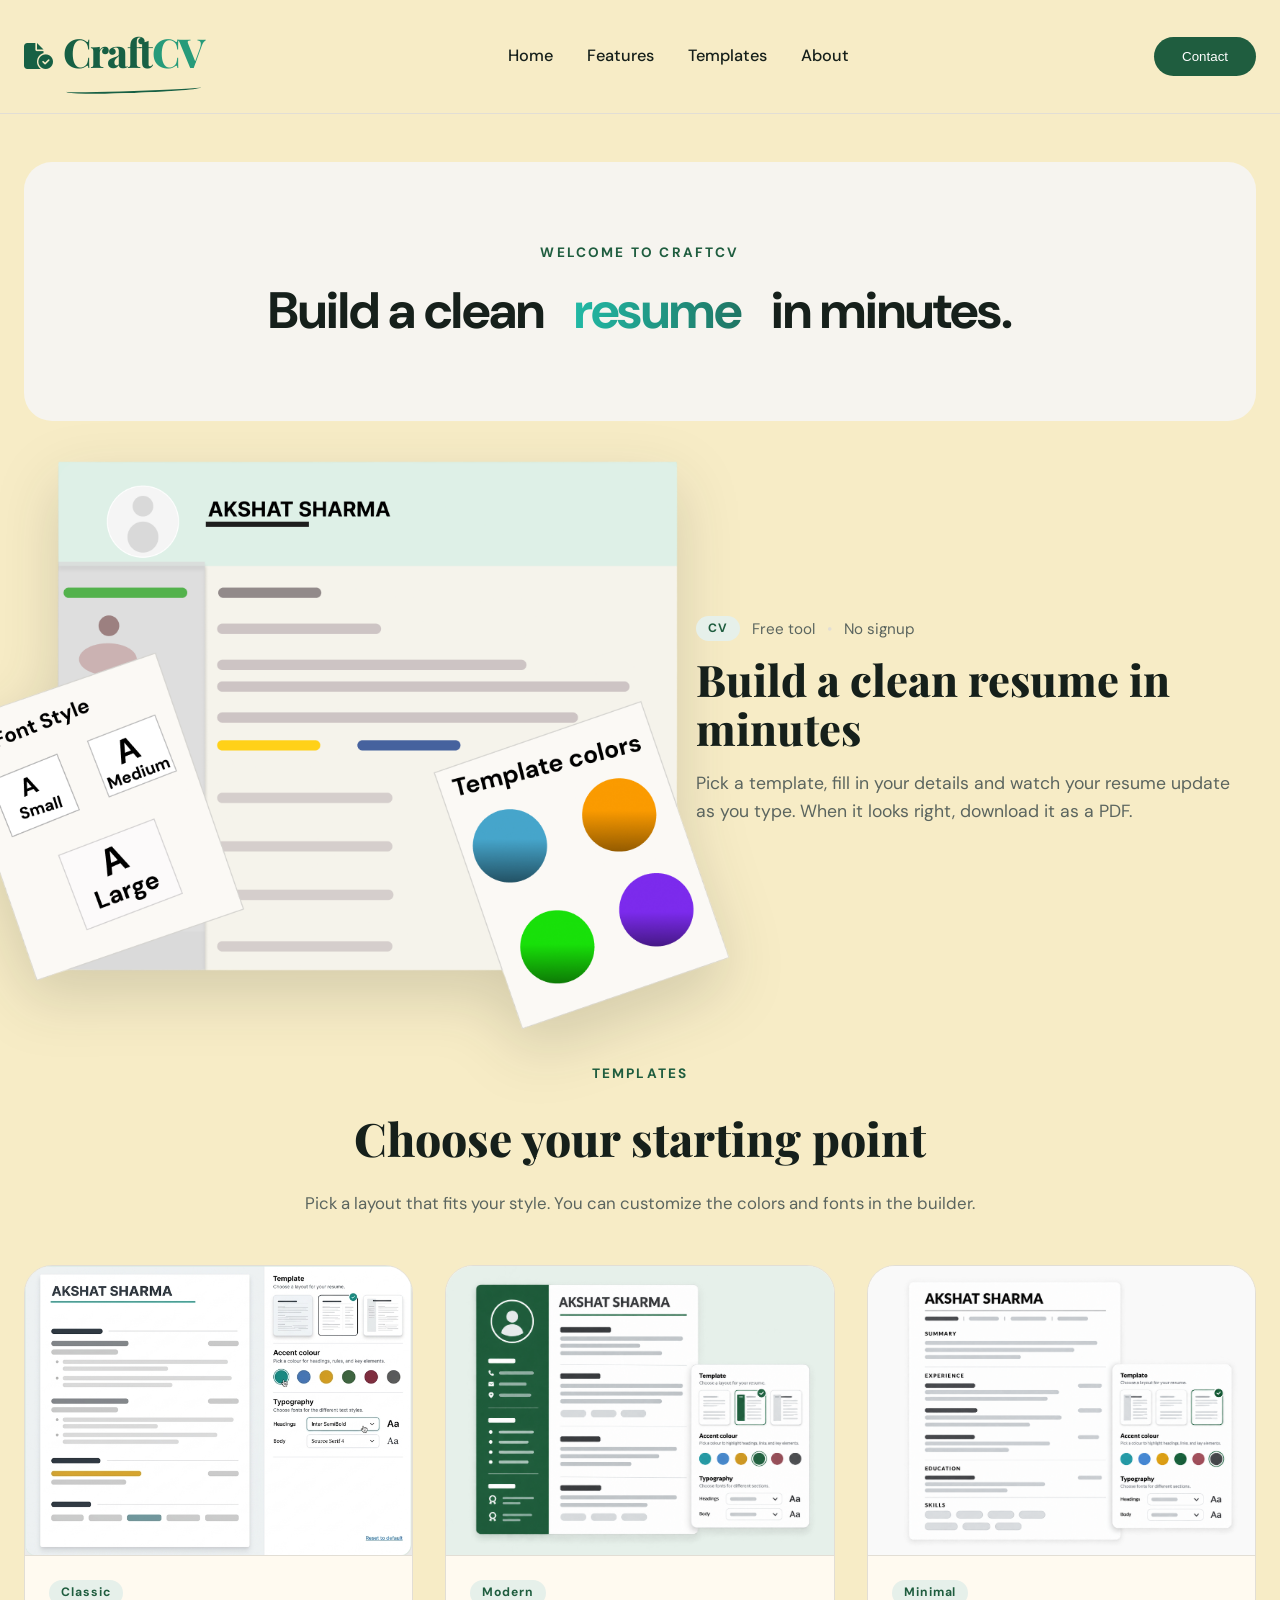
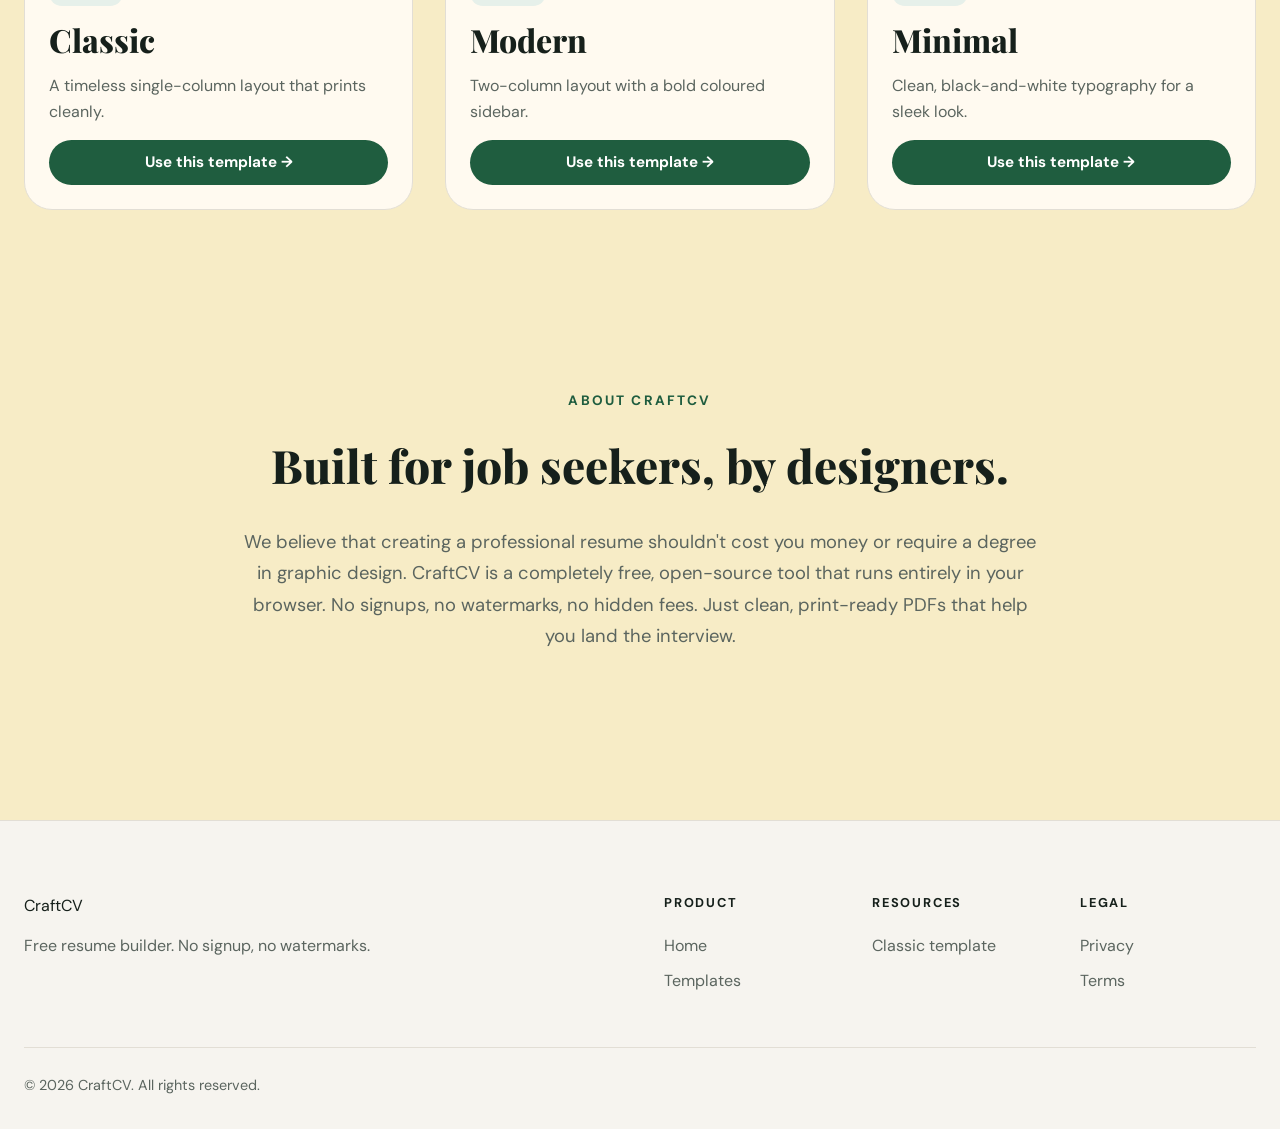
<file: index.html>
<!DOCTYPE html>
<html lang="en">
<head>
  <meta charset="UTF-8">
  <meta name="viewport" content="width=device-width, initial-scale=1">
  <title>CraftCV – Free resume builder</title>
  <link rel="stylesheet" href="style.css">
  <link rel="stylesheet" href="https://unpkg.com/aos@2.3.1/dist/aos.css" />
  <!-- Font Awesome -->
  <link rel="stylesheet" href="https://cdnjs.cloudflare.com/ajax/libs/font-awesome/6.7.2/css/all.min.css">

  <!-- Playfair Display -->
  <link rel="preconnect" href="https://fonts.googleapis.com">
  <link rel="preconnect" href="https://fonts.gstatic.com" crossorigin>
  <link href="https://fonts.googleapis.com/css2?family=Playfair+Display:wght@700;800&display=swap" rel="stylesheet">
</head>

<body>

  <header class="topbar">
    <a class="logo" href="index.html">
      <i class="fa-solid fa-file-circle-check"></i>
      <span class="logo-word">
        Craft<span class="logo-accent">CV</span>
        <span class="logo-underline"></span>
      </span>
    </a>

    <!-- 1. ADDED MOBILE MENU BUTTON HERE -->
    <button class="mobile-menu-btn" id="mobile-menu-btn">
      <i class="fa-solid fa-bars"></i>
    </button>

    <!-- 2. ADDED ID TO NAV -->
    <nav id="main-nav">
      <a href="index.html">Home</a>
      <a href="#features">Features</a>
      <a href="#templates">Templates</a>
      <a href="#about">About</a>
    </nav>

    <button class="btn-header" id="contact-btn" style="border: none; cursor: pointer;">Contact</button>
  </header>

  <main class="page">

    <!-- WELCOME SECTION -->
    <section class="welcome" data-aos="fade-up">
      <p class="eyebrow">Welcome to CraftCV</p>
      <h2>Build a clean <span id="changing-word" class="hl">resume</span> in minutes.</h2>
    </section>

    <!-- FEATURE SECTION -->
    <section class="feature" id="features">
      <div class="img-container" data-aos="fade-right">
        <img src="resume_img1.png" alt="CraftCV Resume Mockup">
      </div>

      <div class="feature-text" data-aos="fade-left">
        <div class="meta">
          <span class="badge">CV</span>
          <span>Free tool</span>
          <span class="dot">•</span>
          <span>No signup</span>
        </div>
        <h1>Build a clean resume in minutes</h1>
        <p class="lead">Pick a template, fill in your details and watch your resume update as you type. When it looks right, download it as a PDF.</p>
      </div>
    </section>

    <!-- TEMPLATES SECTION -->
    <section class="templates" id="templates">
      <div class="section-head" data-aos="fade-up">
        <p class="eyebrow">Templates</p>
        <h2>Choose your starting point</h2>
        <p class="section-sub">Pick a layout that fits your style. You can customize the colors and fonts in the builder.</p>
      </div>

      <div class="template-grid">

        <!-- CLASSIC TEMPLATE -->
        <a class="template-card" href="builder.html?t=classic" data-aos="zoom-in" data-aos-delay="100">
          <div class="template-img-container">
            <img src="resume_img2.png" alt="Classic resume template">
          </div>
          <div class="template-feature-body">
            <div class="meta">
              <span class="badge">Classic</span>
            </div>
            <h3>Classic</h3>
            <p class="lead">A timeless single-column layout that prints cleanly.</p>
            <span class="template-link">Use this template →</span>
          </div>
        </a>

        <!-- MODERN TEMPLATE -->
        <a class="template-card" href="builder.html?t=modern" data-aos="zoom-in" data-aos-delay="200">
          <div class="template-img-container" style="background: #e6f0ea;">
            <img src="template_2.png" alt="Modern resume template">
          </div>
          <div class="template-feature-body">
            <div class="meta">
              <span class="badge">Modern</span>
            </div>
            <h3>Modern</h3>
            <p class="lead">Two-column layout with a bold coloured sidebar.</p>
            <span class="template-link">Use this template →</span>
          </div>
        </a>

        <!-- MINIMAL TEMPLATE -->
        <a class="template-card" href="builder.html?t=minimal" data-aos="zoom-in" data-aos-delay="300">
          <div class="template-img-container" style="background: #f9f9f9;">
            <img src="template_3.png" alt="Minimal resume template">
          </div>
          <div class="template-feature-body">
            <div class="meta">
              <span class="badge">Minimal</span>
            </div>
            <h3>Minimal</h3>
            <p class="lead">Clean, black-and-white typography for a sleek look.</p>
            <span class="template-link">Use this template →</span>
          </div>
        </a>

      </div>
    </section>

    <!-- ABOUT SECTION -->
    <section class="about-section" id="about" data-aos="fade-up">
      <div class="about-content">
        <p class="eyebrow">About CraftCV</p>
        <h2>Built for job seekers, by designers.</h2>
        <p class="about-text">We believe that creating a professional resume shouldn't cost you money or require a degree in graphic design. CraftCV is a completely free, open-source tool that runs entirely in your browser. No signups, no watermarks, no hidden fees. Just clean, print-ready PDFs that help you land the interview.</p>
      </div>
    </section>

  </main>

  <!-- FOOTER -->
  <footer class="footer">
    <div class="footer-inner">
      <div class="footer-brand">
        <a class="logo" href="index.html">CraftCV</a>
        <p>Free resume builder. No signup, no watermarks.</p>
      </div>

      <nav class="footer-nav">
        <div>
          <h4>Product</h4>
          <a href="index.html">Home</a>
          <a href="#templates">Templates</a>
        </div>
        <div>
          <h4>Resources</h4>
          <a href="builder.html?t=classic">Classic template</a>
        </div>
        <div>
          <h4>Legal</h4>
          <a href="#">Privacy</a>
          <a href="#">Terms</a>
        </div>
      </nav>
    </div>

    <div class="footer-bottom">
      <p>© <span id="year"></span> CraftCV. All rights reserved.</p>
    </div>
  </footer>

  <!-- CONTACT POPUP MODAL -->
  <div class="modal-overlay" id="contact-modal" hidden>
    <div class="contact-popup">
      <button class="popup-close" id="close-modal">&times;</button>
      <h3>Get in touch</h3>
      <p>Have a question or feedback? Drop your email below.</p>

      <form id="contact-form">
        <div class="field">
          <label for="contact-email">Your Email</label>
          <input type="email" id="contact-email" required placeholder="you@example.com">
        </div>
        <div class="field">
          <label for="contact-msg">Message (Optional)</label>
          <textarea id="contact-msg" rows="3" placeholder="What's on your mind?"></textarea>
        </div>
        <button type="submit" class="btn-main" style="width: 100%;">Send Message</button>
        <p class="success-msg" id="contact-success" hidden>Thanks! We'll be in touch soon.</p>
      </form>
    </div>
  </div>

  <!-- Scripts -->
  <script src="https://unpkg.com/aos@2.3.1/dist/aos.js"></script>
  <script>
    // Initialize Scroll Animations
    AOS.init({ duration: 800, once: true });

    // Set Year
    document.getElementById('year').textContent = new Date().getFullYear();

    // Rotating Text
    const words = ["resume", "CV", "portfolio", "profile"];
    let wordIndex = 0;
    const changingWordElement = document.getElementById("changing-word");

    setInterval(() => {
      changingWordElement.classList.add("fade-out");
      setTimeout(() => {
        wordIndex = (wordIndex + 1) % words.length;
        changingWordElement.textContent = words[wordIndex];
        changingWordElement.classList.remove("fade-out");
      }, 400);
    }, 2500);

    // ==========================================
    // CONTACT POPUP LOGIC
    // ==========================================
    const contactBtn = document.getElementById('contact-btn');
    const contactModal = document.getElementById('contact-modal');
    const closeModalBtn = document.getElementById('close-modal');
    const contactForm = document.getElementById('contact-form');
    const contactSuccess = document.getElementById('contact-success');

    if (contactBtn && contactModal) {
      contactBtn.addEventListener('click', () => {
        contactModal.hidden = false;
      });

      closeModalBtn.addEventListener('click', () => {
        contactModal.hidden = true;
      });

      contactModal.addEventListener('click', (e) => {
        if (e.target === contactModal) {
          contactModal.hidden = true;
        }
      });

      contactForm.addEventListener('submit', (e) => {
        e.preventDefault();
        contactForm.querySelector('button[type="submit"]').style.display = 'none';
        contactSuccess.hidden = false;
        document.getElementById('contact-email').value = '';

        setTimeout(() => {
          contactModal.hidden = true;
          contactForm.querySelector('button[type="submit"]').style.display = 'block';
          contactSuccess.hidden = true;
        }, 2500);
      });
    }

    // ==========================================
    // 3. MOBILE MENU TOGGLE LOGIC
    // ==========================================
    const mobileMenuBtn = document.getElementById('mobile-menu-btn');
    const mainNav = document.getElementById('main-nav');
    if (mobileMenuBtn && mainNav) {
      mobileMenuBtn.addEventListener('click', () => {
        mainNav.classList.toggle('open');
      });
    }
  </script>

</body>
</html>
</file>
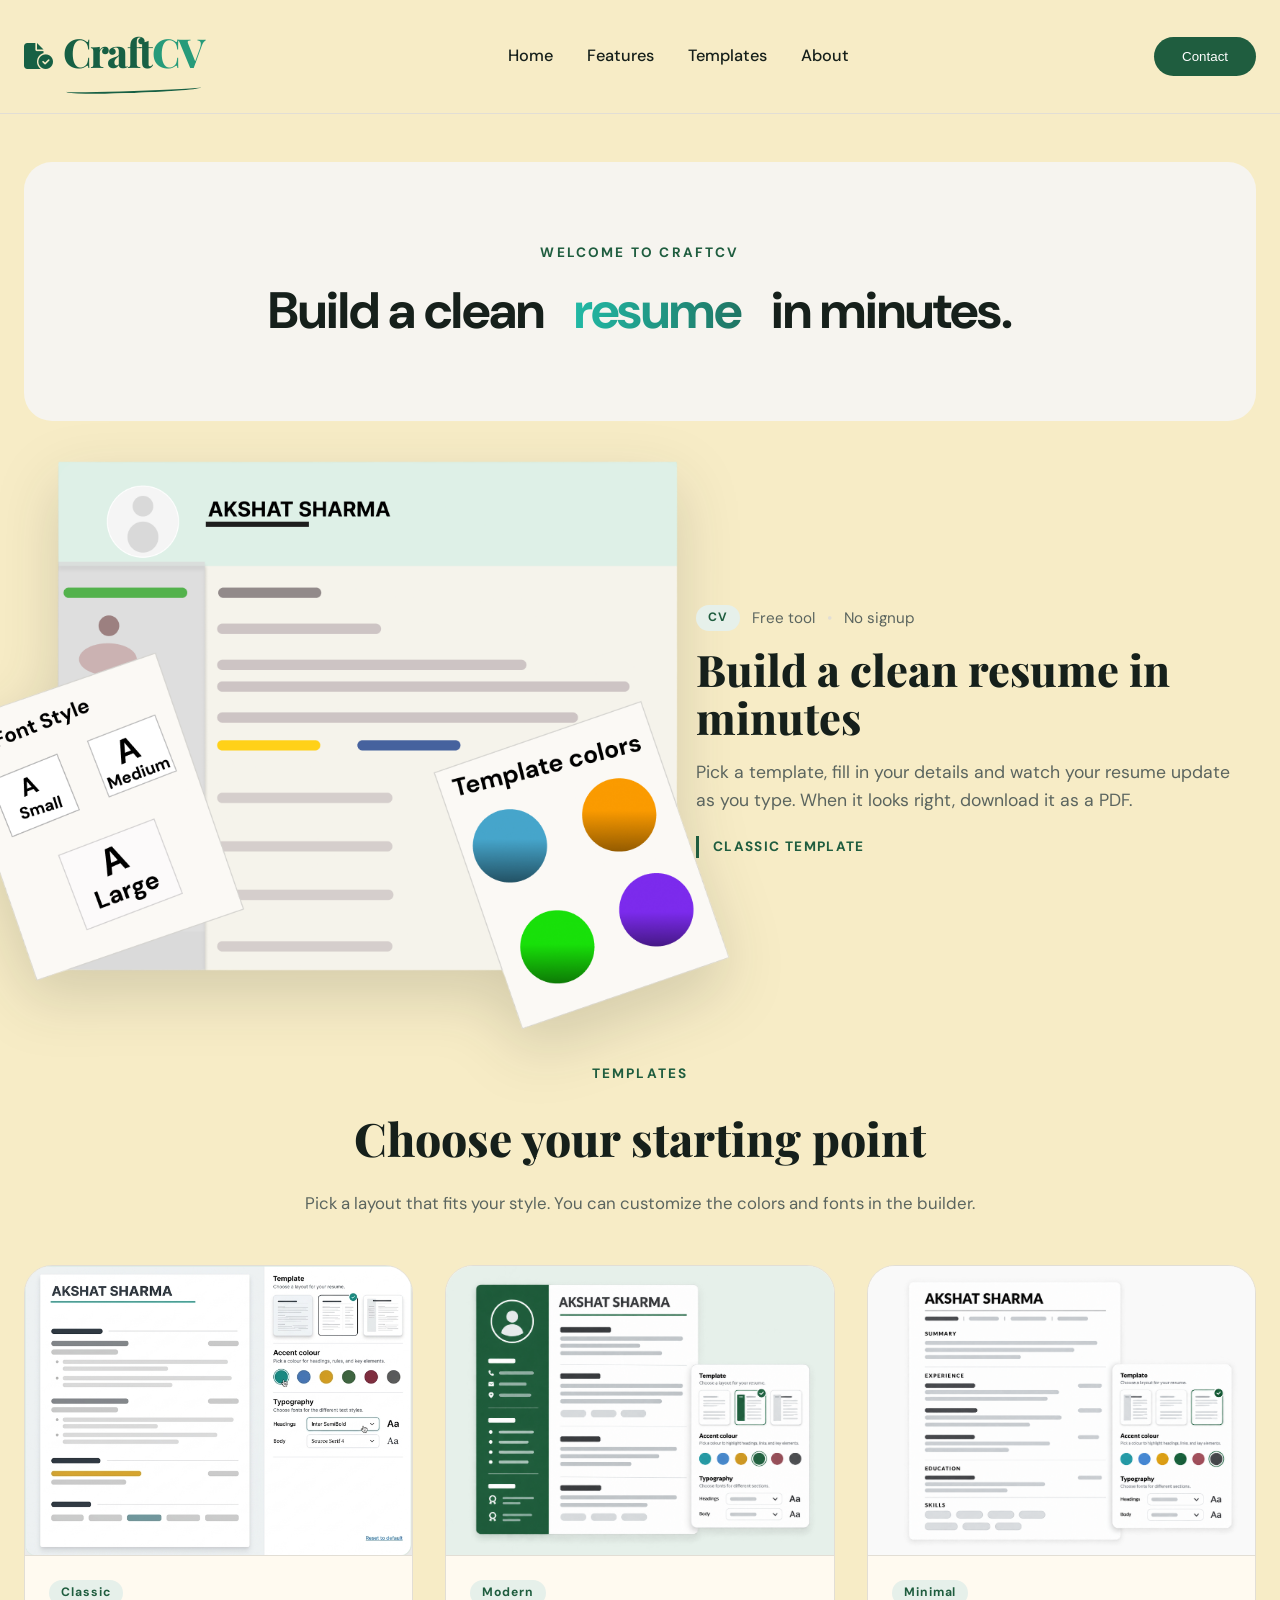
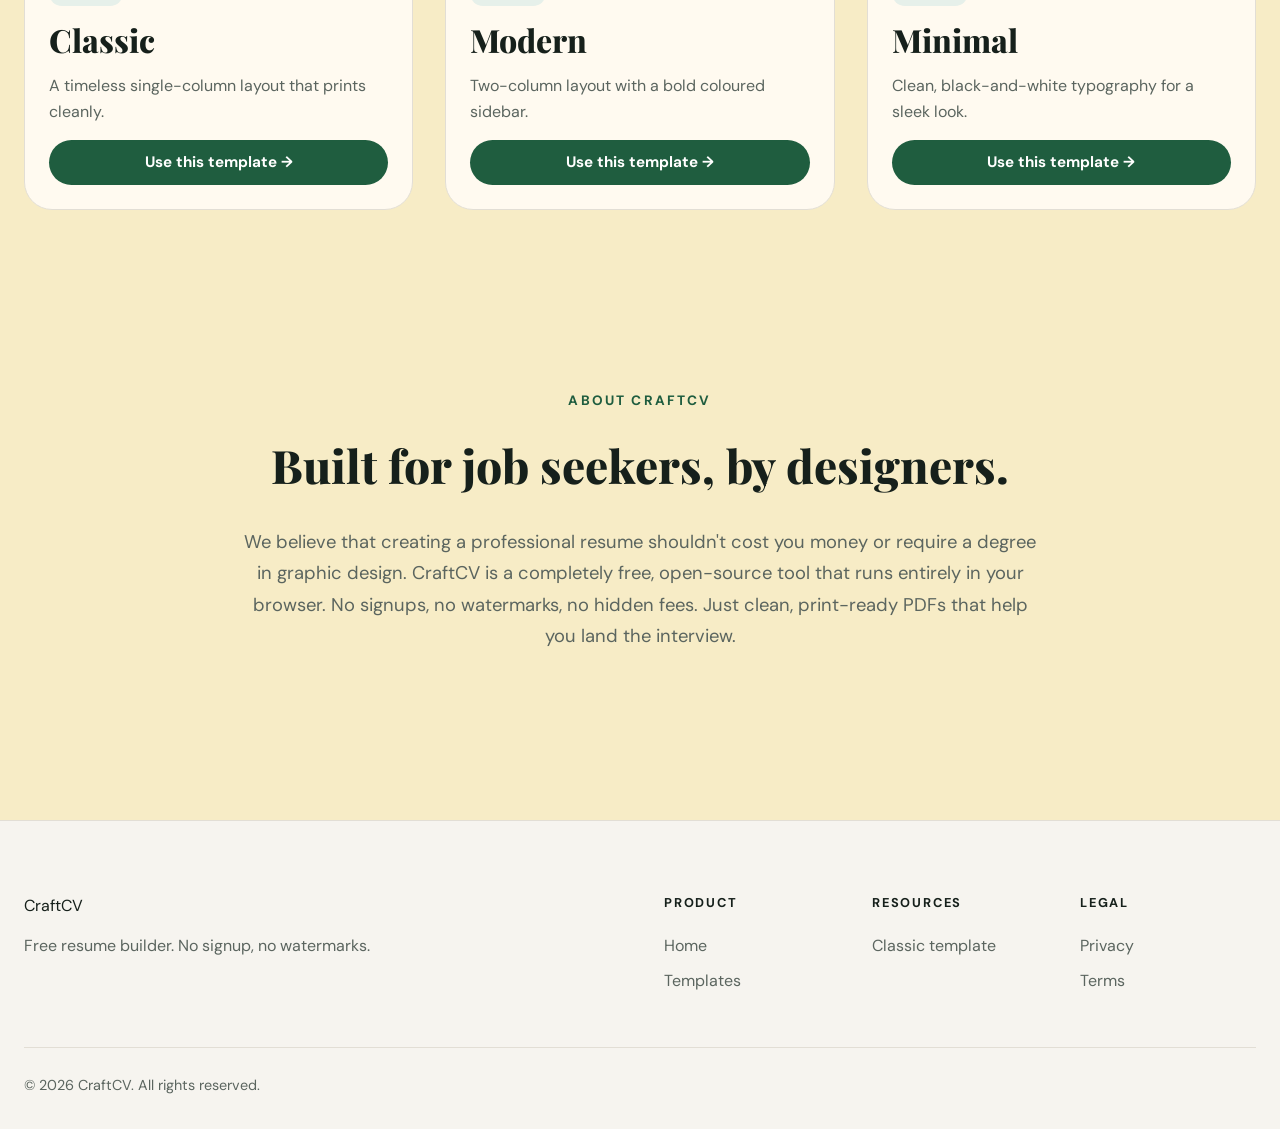
<file: frontend/index.html>
<!DOCTYPE html>
<html lang="en">
<head>
  <meta charset="UTF-8">
  <meta name="viewport" content="width=device-width, initial-scale=1">
  <title>CraftCV – Free resume builder</title>
  <link rel="stylesheet" href="style.css">
  <link rel="stylesheet" href="https://unpkg.com/aos@2.3.1/dist/aos.css" />
  <!-- Font Awesome -->
  <link rel="stylesheet" href="https://cdnjs.cloudflare.com/ajax/libs/font-awesome/6.7.2/css/all.min.css">

  <!-- Playfair Display -->
  <link rel="preconnect" href="https://fonts.googleapis.com">
  <link rel="preconnect" href="https://fonts.gstatic.com" crossorigin>
  <link href="https://fonts.googleapis.com/css2?family=Playfair+Display:wght@700;800&display=swap" rel="stylesheet">
</head>

<body>

  <header class="topbar">
    <a class="logo" href="index.html">
      <i class="fa-solid fa-file-circle-check"></i>
      <span class="logo-word">
        Craft<span class="logo-accent">CV</span>
        <span class="logo-underline"></span>
      </span>
    </a>

    <!-- 1. ADDED MOBILE MENU BUTTON HERE -->
    <button class="mobile-menu-btn" id="mobile-menu-btn">
      <i class="fa-solid fa-bars"></i>
    </button>

    <!-- 2. ADDED ID TO NAV -->
    <nav id="main-nav">
      <a href="index.html">Home</a>
      <a href="#features">Features</a>
      <a href="#templates">Templates</a>
      <a href="#about">About</a>
    </nav>

    <button class="btn-header" id="contact-btn" style="border: none; cursor: pointer;">Contact</button>
  </header>

  <main class="page">

    <!-- WELCOME SECTION -->
    <section class="welcome" data-aos="fade-up">
      <p class="eyebrow">Welcome to CraftCV</p>
      <h2>Build a clean <span id="changing-word" class="hl">resume</span> in minutes.</h2>
    </section>

    <!-- FEATURE SECTION -->
    <section class="feature" id="features">
      <div class="img-container" data-aos="fade-right">
        <img src="resume_img1.png" alt="CraftCV Resume Mockup">
      </div>

      <div class="feature-text" data-aos="fade-left">
        <div class="meta">
          <span class="badge">CV</span>
          <span>Free tool</span>
          <span class="dot">•</span>
          <span>No signup</span>
        </div>
        <h1>Build a clean resume in minutes</h1>
        <p class="lead">Pick a template, fill in your details and watch your resume update as you type. When it looks right, download it as a PDF.</p>
        <p class="meta-red">Classic template</p>
      </div>
    </section>

    <!-- TEMPLATES SECTION -->
    <section class="templates" id="templates">
      <div class="section-head" data-aos="fade-up">
        <p class="eyebrow">Templates</p>
        <h2>Choose your starting point</h2>
        <p class="section-sub">Pick a layout that fits your style. You can customize the colors and fonts in the builder.</p>
      </div>

      <div class="template-grid">

        <!-- CLASSIC TEMPLATE -->
        <a class="template-card" href="builder.html?t=classic" data-aos="zoom-in" data-aos-delay="100">
          <div class="template-img-container">
            <img src="resume_img2.png" alt="Classic resume template">
          </div>
          <div class="template-feature-body">
            <div class="meta">
              <span class="badge">Classic</span>
            </div>
            <h3>Classic</h3>
            <p class="lead">A timeless single-column layout that prints cleanly.</p>
            <span class="template-link">Use this template →</span>
          </div>
        </a>

        <!-- MODERN TEMPLATE -->
        <a class="template-card" href="builder.html?t=modern" data-aos="zoom-in" data-aos-delay="200">
          <div class="template-img-container" style="background: #e6f0ea;">
            <img src="template_2.png" alt="Modern resume template">
          </div>
          <div class="template-feature-body">
            <div class="meta">
              <span class="badge">Modern</span>
            </div>
            <h3>Modern</h3>
            <p class="lead">Two-column layout with a bold coloured sidebar.</p>
            <span class="template-link">Use this template →</span>
          </div>
        </a>

        <!-- MINIMAL TEMPLATE -->
        <a class="template-card" href="builder.html?t=minimal" data-aos="zoom-in" data-aos-delay="300">
          <div class="template-img-container" style="background: #f9f9f9;">
            <img src="template_3.png" alt="Minimal resume template">
          </div>
          <div class="template-feature-body">
            <div class="meta">
              <span class="badge">Minimal</span>
            </div>
            <h3>Minimal</h3>
            <p class="lead">Clean, black-and-white typography for a sleek look.</p>
            <span class="template-link">Use this template →</span>
          </div>
        </a>

      </div>
    </section>

    <!-- ABOUT SECTION -->
    <section class="about-section" id="about" data-aos="fade-up">
      <div class="about-content">
        <p class="eyebrow">About CraftCV</p>
        <h2>Built for job seekers, by designers.</h2>
        <p class="about-text">We believe that creating a professional resume shouldn't cost you money or require a degree in graphic design. CraftCV is a completely free, open-source tool that runs entirely in your browser. No signups, no watermarks, no hidden fees. Just clean, print-ready PDFs that help you land the interview.</p>
      </div>
    </section>

  </main>

  <!-- FOOTER -->
  <footer class="footer">
    <div class="footer-inner">
      <div class="footer-brand">
        <a class="logo" href="index.html">CraftCV</a>
        <p>Free resume builder. No signup, no watermarks.</p>
      </div>

      <nav class="footer-nav">
        <div>
          <h4>Product</h4>
          <a href="index.html">Home</a>
          <a href="#templates">Templates</a>
        </div>
        <div>
          <h4>Resources</h4>
          <a href="builder.html?t=classic">Classic template</a>
        </div>
        <div>
          <h4>Legal</h4>
          <a href="#">Privacy</a>
          <a href="#">Terms</a>
        </div>
      </nav>
    </div>

    <div class="footer-bottom">
      <p>© <span id="year"></span> CraftCV. All rights reserved.</p>
    </div>
  </footer>

  <!-- CONTACT POPUP MODAL -->
  <div class="modal-overlay" id="contact-modal" hidden>
    <div class="contact-popup">
      <button class="popup-close" id="close-modal">&times;</button>
      <h3>Get in touch</h3>
      <p>Have a question or feedback? Drop your email below.</p>

      <form id="contact-form">
        <div class="field">
          <label for="contact-email">Your Email</label>
          <input type="email" id="contact-email" required placeholder="you@example.com">
        </div>
        <div class="field">
          <label for="contact-msg">Message (Optional)</label>
          <textarea id="contact-msg" rows="3" placeholder="What's on your mind?"></textarea>
        </div>
        <button type="submit" class="btn-main" style="width: 100%;">Send Message</button>
        <p class="success-msg" id="contact-success" hidden>Thanks! We'll be in touch soon.</p>
      </form>
    </div>
  </div>

  <!-- Scripts -->
  <script src="https://unpkg.com/aos@2.3.1/dist/aos.js"></script>
  <script>
    // Initialize Scroll Animations
    AOS.init({ duration: 800, once: true });

    // Set Year
    document.getElementById('year').textContent = new Date().getFullYear();

    // Rotating Text
    const words = ["resume", "CV", "portfolio", "profile"];
    let wordIndex = 0;
    const changingWordElement = document.getElementById("changing-word");

    setInterval(() => {
      changingWordElement.classList.add("fade-out");
      setTimeout(() => {
        wordIndex = (wordIndex + 1) % words.length;
        changingWordElement.textContent = words[wordIndex];
        changingWordElement.classList.remove("fade-out");
      }, 400);
    }, 2500);

    // ==========================================
    // CONTACT POPUP LOGIC
    // ==========================================
    const contactBtn = document.getElementById('contact-btn');
    const contactModal = document.getElementById('contact-modal');
    const closeModalBtn = document.getElementById('close-modal');
    const contactForm = document.getElementById('contact-form');
    const contactSuccess = document.getElementById('contact-success');

    if (contactBtn && contactModal) {
      contactBtn.addEventListener('click', () => {
        contactModal.hidden = false;
      });

      closeModalBtn.addEventListener('click', () => {
        contactModal.hidden = true;
      });

      contactModal.addEventListener('click', (e) => {
        if (e.target === contactModal) {
          contactModal.hidden = true;
        }
      });

      contactForm.addEventListener('submit', (e) => {
        e.preventDefault();
        contactForm.querySelector('button[type="submit"]').style.display = 'none';
        contactSuccess.hidden = false;
        document.getElementById('contact-email').value = '';

        setTimeout(() => {
          contactModal.hidden = true;
          contactForm.querySelector('button[type="submit"]').style.display = 'block';
          contactSuccess.hidden = true;
        }, 2500);
      });
    }

    // ==========================================
    // 3. MOBILE MENU TOGGLE LOGIC
    // ==========================================
    const mobileMenuBtn = document.getElementById('mobile-menu-btn');
    const mainNav = document.getElementById('main-nav');
    if (mobileMenuBtn && mainNav) {
      mobileMenuBtn.addEventListener('click', () => {
        mainNav.classList.toggle('open');
      });
    }
  </script>

</body>
</html>
</file>
<file: style.css>
@import url('https://fonts.googleapis.com/css2?family=DM+Sans:wght@400;500;700&family=Playfair+Display:wght@700;800&display=swap');

/* ==========================================================
   1. VARIABLES
   ========================================================== */
:root {
  --accent: #1f5d3f;
  --accent-soft: #e6f0ea;
  --teal: #1a9c8f;
  --ink: #16201b;
  --muted: #5b655f;
  --soft: #f6f4ef;
  --line: #e2ded5;
  --bg: #F7ECC6;
  --card: #fffaf0;

  --radius: 28px;
  --pad: max(24px, calc((100vw - 1280px) / 2));

  --sans: "DM Sans", system-ui, sans-serif;
  --serif: "Playfair Display", Georgia, serif;
}

/* ==========================================================
   2. BASE
   ========================================================== */
* { box-sizing: border-box; }
html { scroll-behavior: smooth; overflow-x: clip; -webkit-text-size-adjust: 100%; }

body {
  margin: 0;
  background: var(--bg);
  color: var(--ink);
  font-family: var(--sans);
  line-height: 1.6;
  overflow-x: clip;
}

img { max-width: 100%; display: block; }
a { color: inherit; text-decoration: none; }
:focus-visible { outline: 3px solid var(--accent); outline-offset: 3px; }

/* ==========================================================
   3. LOGO
   ========================================================== */
.logo { display: inline-flex; align-items: center; gap: 10px; text-decoration: none; }
.logo i { font-size: 26px; color: #176044; }
.logo-word {
  position: relative; display: inline-block; padding-bottom: 9px;
  font-family: 'Playfair Display', serif; font-size: 40px; font-weight: 800;
  letter-spacing: -1.5px; color: #176044;
}
.logo-accent { color: #269B7A; }
.logo-underline {
  position: absolute; bottom: 0; left: 2%; width: 96%; height: 7px;
  border-bottom: 2px solid #176044; border-radius: 50%; transform: rotate(-2deg);
}

/* ==========================================================
   4. TOP BAR
   ========================================================== */
.topbar {
  display: flex; align-items: center; justify-content: space-between;
  padding: 20px var(--pad); background: var(--bg); border-bottom: 1px solid var(--line);
}
.topbar nav { display: flex; gap: 34px; }
.topbar nav a { font-weight: 500; font-size: 1.02rem; transition: color .2s; }
.topbar nav a:hover { color: var(--accent); }
.mobile-menu-btn { display: none; }

.btn-header {
  background: var(--accent); color: #fff; padding: 12px 28px;
  border-radius: 99px; font-weight: 500; transition: background .2s;
  border: none; cursor: pointer;
}
.btn-header:hover { background: #153f2b; }

/* ==========================================================
   CONTACT POPUP MODAL
   ========================================================== */
.modal-overlay {
  position: fixed; inset: 0; z-index: 999; display: flex;
  align-items: center; justify-content: center; padding: 16px;
  background: rgba(22, 32, 27, 0.6); backdrop-filter: blur(4px);
}
.modal-overlay[hidden] { display: none; }
.contact-popup {
  background: var(--card); padding: 40px; border-radius: var(--radius);
  width: 100%; max-width: 420px; position: relative;
  box-shadow: 0 24px 48px -24px rgba(0,0,0,0.3); border: 1px solid var(--line);
}
.popup-close { position: absolute; top: 16px; right: 20px; background: none; border: none; font-size: 1.5rem; color: var(--muted); cursor: pointer; }
.popup-close:hover { color: var(--accent); }
.contact-popup h3 { margin: 0 0 8px; font-family: var(--serif); font-size: 1.8rem; color: var(--ink); }
.contact-popup p { margin: 0 0 24px; color: var(--muted); font-size: 0.95rem; }
.success-msg { margin-top: 16px !important; color: var(--accent) !important; font-weight: 700; text-align: center; }

/* ==========================================================
   5. HOME: WELCOME
   ========================================================== */
.page { padding: 0 var(--pad); }
.welcome { background: var(--soft); border-radius: var(--radius); text-align: center; padding: 80px 32px; margin: 48px 0 80px; }
.eyebrow { margin: 0 0 18px; font-size: .85rem; font-weight: 700; letter-spacing: .16em; text-transform: uppercase; color: var(--accent); }
.welcome h2 { margin: 0; font-weight: 700; font-size: clamp(1.5rem, 4vw, 3.4rem); line-height: 1.15; letter-spacing: -.02em; white-space: nowrap; }
.hl {
  display: inline-block; width: 4.1em; text-align: center; font-weight: 700; color: var(--teal);
  background: linear-gradient(90deg, #22c1ad, #1f6d5c); -webkit-background-clip: text;
  background-clip: text; -webkit-text-fill-color: transparent; transition: opacity .4s ease, transform .4s ease;
}
.hl.fade-out { opacity: 0; transform: translateY(.5em); }

/* ==========================================================
   6. HOME: FEATURE
   ========================================================== */
.feature { display: grid; grid-template-columns: 1.1fr 1fr; gap: 56px; align-items: center; min-height: 440px; margin-bottom: 100px; }
.feature-text h1 { margin: 14px 0 16px; font-family: var(--serif); font-weight: 800; font-size: clamp(2rem, 3.4vw, 3rem); line-height: 1.12; }
.lead { margin: 0 0 22px; font-size: 1.1rem; color: var(--muted); max-width: 46ch; }
.img-container { display: flex; align-items: center; justify-content: center; width: 100%; overflow: visible; }
.img-container img { width: 100%; max-width: 850px; height: auto; max-height: none; object-fit: contain; transform: scale(1.3); filter: drop-shadow(0 18px 24px rgba(22, 32, 27, .16)); }

/* ==========================================================
   7. HOME: TEMPLATES
   ========================================================== */
.section-head { text-align: center; max-width: 720px; margin: 0 auto 48px; }
.section-head h2 { margin: 10px 0 14px; font-family: var(--serif); font-weight: 800; font-size: clamp(2rem, 3.6vw, 3.2rem); }
.section-sub { margin: 0; font-size: 1.05rem; color: var(--muted); }
.template-grid { display: grid; grid-template-columns: repeat(auto-fit, minmax(min(320px, 100%), 1fr)); gap: 32px; margin-bottom: 100px; }
.template-card { display: flex; flex-direction: column; background: var(--card); border: 1px solid var(--line); border-radius: var(--radius); overflow: hidden; text-decoration: none; transition: transform 0.3s ease, box-shadow 0.3s ease; }
.template-card:hover { transform: translateY(-5px); box-shadow: 0 24px 48px -24px rgba(22, 32, 27, .2); }
.template-card .template-img-container { aspect-ratio: 4/3; background: #eaeaea; border-bottom: 1px solid var(--line); display: flex; align-items: center; justify-content: center; overflow: hidden; padding: 0; }
.template-card .template-img-container img { width: 100%; height: 100%; object-fit: cover; }
.template-card .template-feature-body { padding: 24px; display: flex; flex-direction: column; gap: 8px; }
.template-card h3 { font-family: var(--serif); font-weight: 800; font-size: 2rem; margin: 0; }
.template-card .lead { font-size: 1rem; color: var(--muted); margin-bottom: 8px; }
.template-link { display: inline-block; background: var(--accent); color: white; padding: 10px 20px; border-radius: 99px; text-align: center; font-weight: 700; font-size: 0.95rem; margin-top: auto; transition: background 0.2s; }
.template-link:hover { background: #153f2b; }
.meta { display: flex; align-items: center; gap: 12px; flex-wrap: wrap; margin: 0; font-size: .95rem; color: var(--muted); }
.badge { padding: 3px 12px; font-size: .76rem; font-weight: 700; letter-spacing: .08em; color: var(--accent); background: var(--accent-soft); border-radius: 999px; }
.dot { color: var(--line); }
.meta-red { margin: 0; padding-left: 14px; border-left: 3px solid var(--accent); font-size: .85rem; font-weight: 700; letter-spacing: .1em; text-transform: uppercase; color: var(--accent); }

/* ==========================================================
   8. FOOTER
   ========================================================== */
.footer { background: var(--soft); border-top: 1px solid var(--line); padding: 72px var(--pad) 32px; }
.footer-inner { display: grid; grid-template-columns: 1fr 1fr; gap: 48px; padding-bottom: 48px; border-bottom: 1px solid var(--line); }
.footer-brand p { margin: 14px 0 0; color: var(--muted); }
.footer-nav { display: grid; grid-template-columns: repeat(3, 1fr); gap: 32px; }
.footer-nav h4 { margin: 0 0 14px; font-size: .8rem; letter-spacing: .14em; text-transform: uppercase; }
.footer-nav a { display: block; padding: 5px 0; color: var(--muted); transition: color .2s; }
.footer-nav a:hover { color: var(--accent); }
.footer-bottom { padding-top: 26px; }
.footer-bottom p { margin: 0; font-size: .9rem; color: var(--muted); }

/* ==========================================================
   9. BUILDER: EDITOR
   ========================================================== */
.builder-page { padding: 28px var(--pad) 56px; overflow-x: hidden; }
.builder-grid { display: grid; grid-template-columns: minmax(0, 1.05fr) minmax(0, 1fr); gap: 24px; align-items: start; }
.builder-grid > * { min-width: 0; }
.editor-card { display: flex; flex-direction: column; min-height: 640px; min-width: 0; background: var(--card); border: 1px solid var(--line); border-radius: 24px; overflow: hidden; }
.tabs { display: inline-flex; align-self: center; gap: 4px; margin: 20px 0 8px; padding: 5px; background: var(--soft); border: 1px solid var(--line); border-radius: 14px; max-width: 100%; }
.tab { padding: 9px 26px; font: 500 .95rem var(--sans); color: var(--muted); background: none; border: 0; border-radius: 10px; cursor: pointer; }
.tab.active { background: #fff; color: var(--ink); box-shadow: 0 1px 4px rgba(22, 32, 27, .12); }
.score { padding: 8px 32px 0; }
.score-row { display: flex; align-items: center; gap: 12px; margin-bottom: 10px; font-size: .95rem; color: var(--muted); }
.score-pill { padding: 3px 10px; font-size: .78rem; font-weight: 700; color: var(--accent); background: var(--accent-soft); border-radius: 6px; }
.bar { height: 4px; background: var(--line); border-radius: 4px; overflow: hidden; }
.bar-fill { width: 0; height: 100%; background: var(--teal); transition: width .3s; }
.panel { flex: 1; min-width: 0; padding: 24px 32px 8px; }
.panel[hidden] { display: none; }
.panel h2 { margin: 0 0 4px; font-family: var(--serif); font-weight: 800; font-size: 1.6rem; }
.panel h2.sec { margin-top: 32px; font-size: 1.3rem; }
.panel-sub { margin: 0 0 20px; font-size: .95rem; color: var(--muted); }
.grid2 { display: grid; grid-template-columns: minmax(0, 1fr) minmax(0, 1fr); gap: 16px 20px; }
.field { display: flex; flex-direction: column; margin-bottom: 16px; min-width: 0; }
.grid2 .field { margin-bottom: 0; }
.field.full { grid-column: 1 / -1; }
.field label { margin-bottom: 6px; font-size: .9rem; font-weight: bold; }
.field label .count { float: right; font-size: .8rem; color: #a39f93; }
.field input, .field textarea { width: 100%; min-width: 0; padding: 14px 16px; font: 400 1rem var(--sans); color: var(--ink); background: #f1eee3; border: 2px solid transparent; border-radius: 12px; transition: border-color .2s, background .2s; }
.field textarea { min-height: 96px; resize: vertical; }
.field input::placeholder, .field textarea::placeholder { color: #a39f93; }
.field input:focus, .field textarea:focus { outline: none; background: #fff; border-color: var(--teal); }

/* ==========================================================
   10. BUILDER: DYNAMIC FORMS
   ========================================================== */
.add-more-btn { margin-top: 12px; margin-bottom: 18px; padding: 8px 16px; font-size: 0.9rem; font-weight: 600; color: var(--accent); background: #fdf8e7; border: 1px solid var(--accent); border-radius: 100px; cursor: pointer; transition: all 0.2s; }
.add-more-btn:hover { background: var(--accent); color: #ffffff; }
.project-item { display: flex; flex-direction: column; gap: 8px; margin-bottom: 16px; padding-bottom: 16px; border-bottom: 1px dashed var(--line); }
.form-input, .form-textarea { width: 100%; min-width: 0; padding: 12px 14px; font-size: 1rem; font-family: var(--sans); color: var(--ink); background-color: #efeee8; border: 2px solid transparent; border-radius: 12px; outline: none; transition: all 0.2s; }
.form-input:focus, .form-textarea:focus { background-color: #ffffff; border-color: var(--teal); }
.certifications-list { display: flex; flex-direction: column; gap: 10px; }
.cert-row { display: grid; grid-template-columns: minmax(0, 2fr) minmax(0, 1fr); gap: 10px; margin-bottom: 4px; }
.editor-foot { display: flex; align-items: center; justify-content: space-between; gap: 16px; margin-top: 16px; padding: 20px 32px; border-top: 1px solid var(--line); }
#form-status { margin: 0; font-size: .9rem; color: var(--accent); }
#form-status.bad { color: #b3261e; }
.foot-btns { display: flex; gap: 10px; }
.btn-main, .btn-ghost { padding: 12px 26px; font: 700 1rem var(--sans); border-radius: 12px; cursor: pointer; transition: background .2s; }
.btn-main { color: #fff; background: var(--accent); border: 2px solid var(--accent); }
.btn-main:hover { background: #153f2b; }
.btn-ghost { color: var(--accent); background: none; border: 2px solid var(--accent); }
.btn-ghost:hover { background: var(--accent-soft); }

/* ==========================================================
   11. BUILDER: LIVE PREVIEW
   ========================================================== */
.preview-col { position: sticky; top: 16px; min-width: 0; }
.preview-stage { padding: 20px; background: #ece6d0; border: 1px solid var(--line); border-radius: 24px; overflow: hidden; }
.paper-fit { position: relative; width: 100%; }
.resume {
  --r-accent: #1a9c8f; --r-fs: 14px; width: 794px; min-height: 1123px; padding: 56px 60px;
  font-family: var(--sans); font-size: var(--r-fs); line-height: 1.55; color: #1c2420;
  background: #fff; transform-origin: top left; margin: 0 !important; border: none !important;
  box-shadow: none !important; border-radius: 0 !important; word-wrap: break-word;
}
.resume h1 { margin: 0 0 6px; font-family: var(--serif); font-weight: 800; font-size: 2.4em; line-height: 1.1; color: var(--r-accent); }
.resume .contact { margin: 0 0 24px; padding-bottom: 12px; color: var(--muted); border-bottom: 2px solid var(--r-accent); font-size: 0.95em; }
.resume .r-sec { margin-bottom: 24px; }
.resume h3 { margin: 0 0 8px; font-size: 0.9em; letter-spacing: 0.1em; text-transform: uppercase; color: var(--r-accent); font-weight: 700; }
.resume p { margin: 0; word-break: break-word; }
.resume ul { margin: 0; padding-left: 1.2em; word-break: break-word; }
.resume li { margin-bottom: 4px; }
.resume .is-empty { opacity: 0.35; }

/* ==========================================================
   12. BUILDER: PDF POPUP
   ========================================================== */
.modal { position: fixed; inset: 0; z-index: 100; display: flex; align-items: center; justify-content: center; background: rgba(22, 32, 27, .55); }
.modal[hidden] { display: none; }
.modal-box { display: flex; flex-direction: column; width: min(900px, 94vw); height: 90vh; background: var(--card); border-radius: 20px; overflow: hidden; }
.modal-bar { display: flex; align-items: center; justify-content: space-between; padding: 14px 20px; border-bottom: 1px solid var(--line); }
.modal-bar .btn-main, .modal-bar .btn-ghost { padding: 8px 20px; }
#pdf-frame { flex: 1; width: 100%; background: #fff; border: 0; }

/* ==========================================================
   13. TEMPLATE SPECIFICS
   ========================================================== */
.resume-classic .classic-header { text-align: center; margin-bottom: 24px; }
.resume-classic .classic-header .contact { border-bottom: 2px solid var(--r-accent); display: inline-block; padding-bottom: 12px; margin-top: 8px; width: 100%; }
.resume-modern { display: grid !important; grid-template-columns: 280px 1fr !important; padding: 0 !important; gap: 0 !important; overflow: hidden; }
.resume-modern .modern-sidebar { background: var(--r-accent, #1a9c8f) !important; color: white !important; padding: 50px 30px !important; }
.resume-modern .modern-sidebar h1 { color: white !important; font-size: 2.2em !important; line-height: 1.1 !important; margin-bottom: 16px !important; word-break: break-word; }
.resume-modern .modern-sidebar .contact { color: rgba(255,255,255,0.9) !important; border-bottom: 1px solid rgba(255,255,255,0.2) !important; font-size: 0.9em !important; line-height: 1.6 !important; padding-bottom: 20px !important; margin-bottom: 24px !important; }
.resume-modern .modern-sidebar h3 { color: white !important; border-bottom: none !important; margin-top: 24px !important; font-size: 0.9em !important; letter-spacing: 0.1em !important; opacity: 0.8 !important; }
.resume-modern .modern-sidebar p { color: rgba(255,255,255,0.9) !important; }
.resume-modern .modern-main { padding: 50px 40px !important; }
.resume-modern .modern-main h3 { color: var(--r-accent, #1a9c8f) !important; border-bottom: 1px solid var(--line) !important; padding-bottom: 6px !important; }
.resume-minimal { font-family: 'Helvetica Neue', Helvetica, Arial, sans-serif !important; color: #111 !important; padding: 60px 50px !important; }
.resume-minimal .min-header { margin-bottom: 32px !important; border-bottom: 2px solid var(--r-accent) !important; padding-bottom: 16px !important; }
.resume-minimal .min-name { font-family: 'Helvetica Neue', Helvetica, Arial, sans-serif !important; font-weight: 800 !important; font-size: 2.6em !important; letter-spacing: -1px !important; margin-bottom: 8px !important; color: var(--r-accent) !important; text-transform: lowercase; }
.resume-minimal .min-contact { border-bottom: none !important; font-size: 0.95em !important; color: #555 !important; margin: 0 !important; padding: 0 !important; }
.resume-minimal .min-sec { margin-bottom: 28px !important; }
.resume-minimal .min-sec h3 { font-family: 'Helvetica Neue', Helvetica, Arial, sans-serif !important; font-size: 0.85em !important; font-weight: 800 !important; color: var(--r-accent) !important; border-bottom: none !important; text-transform: uppercase !important; letter-spacing: 0.1em !important; margin-bottom: 8px !important; padding: 0 !important; }
.resume-minimal .min-sec p, .resume-minimal .min-sec ul { font-size: 0.95em !important; color: #333 !important; line-height: 1.5 !important; }
.resume-minimal .min-sec ul { padding-left: 0 !important; list-style-type: none !important; }
.resume-minimal .min-sec ul li { position: relative !important; padding-left: 16px !important; margin-bottom: 6px !important; }
.resume-minimal .min-sec ul li::before { content: "—" !important; position: absolute !important; left: 0 !important; color: var(--r-accent) !important; }

/* ==========================================================
   14. ABOUT SECTION
   ========================================================== */
.about-section { padding: 80px 20px 120px; background: var(--bg); }
.about-content { max-width: 800px; margin: 0 auto; text-align: center; }
.about-content h2 { font-family: var(--serif); font-weight: 800; font-size: clamp(2rem, 3.6vw, 3.2rem); margin: 10px 0 24px; color: var(--ink); }
.about-text { font-size: 1.15rem; line-height: 1.7; color: var(--muted); margin-bottom: 48px; }
.about-stats { display: grid; grid-template-columns: repeat(3, 1fr); gap: 24px; border-top: 1px solid var(--line); padding-top: 48px; }
.stat h3 { font-family: var(--serif); font-size: 2.5rem; font-weight: 800; color: var(--accent); margin: 0 0 8px; }
.stat p { font-size: 0.95rem; color: var(--muted); margin: 0; }

/* ==========================================================
   15. CUSTOMIZE TAB (Restored)
   ========================================================== */
.swatches { display: flex; flex-wrap: wrap; gap: 14px; margin-bottom: 24px; }
.swatch {
  width: 38px; height: 38px;
  border: 3px solid var(--card);
  border-radius: 50%;
  cursor: pointer;
  transition: box-shadow .2s, transform .2s;
}
.swatch:hover { transform: scale(1.08); }
.swatch.active { box-shadow: 0 0 0 2px var(--ink); }

.sizes { display: flex; gap: 10px; margin-bottom: 24px; }
.size {
  padding: 10px 22px;
  font: 500 .95rem var(--sans);
  color: var(--ink);
  background: #fff;
  border: 2px solid var(--line);
  border-radius: 12px;
  cursor: pointer;
  transition: all 0.2s;
}
.size:hover { border-color: var(--accent); }
.size.active {
  color: var(--accent);
  background: var(--accent-soft);
  border-color: var(--teal);
}

.link-btn {
  margin-top: 28px; padding: 0;
  font: 500 .9rem var(--sans);
  color: var(--accent);
  background: none; border: 0;
  text-decoration: underline; cursor: pointer;
}

/* ==========================================================
   16. RESPONSIVE
   ========================================================== */
@media (max-width: 960px) {
  .builder-page { width: 100%; overflow-x: hidden; }
  .builder-grid { grid-template-columns: minmax(0, 1fr) !important; width: 100%; }
  .builder-grid > *, .editor-card, .preview-col { min-width: 0 !important; max-width: 100%; }
  .preview-col { position: static !important; width: 100%; }
  .preview-stage { width: 100%; max-width: 100%; overflow-x: auto; -webkit-overflow-scrolling: touch; }
}

@media (max-width: 860px) {
  .topbar { flex-wrap: wrap; justify-content: space-between; padding: 16px 20px; }
  .mobile-menu-btn { display: block; background: none; border: none; font-size: 1.8rem; color: var(--accent); cursor: pointer; }
  .topbar .btn-header { display: none; }
  .topbar nav {
    display: none; flex-direction: column; width: 100%; position: absolute;
    top: 70px; left: 0; background: var(--bg); padding: 20px;
    border-bottom: 1px solid var(--line); box-shadow: 0 10px 20px rgba(0,0,0,0.1); z-index: 100;
  }
  .topbar nav.open { display: flex; }
  .topbar nav a { padding: 10px 0; font-size: 1.1rem; border-bottom: 1px solid var(--line); }
  .topbar nav a:last-child { border-bottom: none; }

  .welcome { padding: 56px 20px; margin-bottom: 56px; }
  .welcome h2 { font-size: 2rem; white-space: normal; }
  .hl { width: 3.6em; }

  .feature, .footer-inner { grid-template-columns: 1fr; gap: 28px; }
  .feature { min-height: 0; margin-bottom: 72px; }
  .img-container img { transform: scale(1); }

  .builder-page { padding: 20px 16px 40px; }
  .editor-card { min-height: 0; border-radius: 20px; }
  .grid2 { grid-template-columns: minmax(0, 1fr); }
  .cert-row { grid-template-columns: minmax(0, 1fr); gap: 8px; }
  .panel, .score, .editor-foot { padding-left: 20px; padding-right: 20px; }
  .editor-foot { flex-direction: column; align-items: stretch; }
  .foot-btns { flex-direction: column; }
  .preview-stage { padding: 12px; border-radius: 20px; }
  .about-stats { grid-template-columns: 1fr; gap: 40px; }
  .template-grid { grid-template-columns: 1fr; gap: 20px; }
  .footer-nav { grid-template-columns: 1fr 1fr; }
}

@media (max-width: 480px) {
  .logo-word { font-size: 32px; }
  .tab { padding: 9px 18px; }
  .panel h2 { font-size: 1.4rem; }
  .modal-box { width: 100vw; height: 100dvh; border-radius: 0; }
}
</file>
<file: frontend/style.css>
@import url('https://fonts.googleapis.com/css2?family=DM+Sans:wght@400;500;700&family=Playfair+Display:wght@700;800&display=swap');

/* ==========================================================
   1. VARIABLES
   ========================================================== */
:root {
  --accent: #1f5d3f;
  --accent-soft: #e6f0ea;
  --teal: #1a9c8f;
  --ink: #16201b;
  --muted: #5b655f;
  --soft: #f6f4ef;
  --line: #e2ded5;
  --bg: #F7ECC6;
  --card: #fffaf0;

  --radius: 28px;
  --pad: max(24px, calc((100vw - 1280px) / 2));

  --sans: "DM Sans", system-ui, sans-serif;
  --serif: "Playfair Display", Georgia, serif;
}

/* ==========================================================
   2. BASE
   ========================================================== */
* { box-sizing: border-box; }
html { scroll-behavior: smooth; overflow-x: clip; -webkit-text-size-adjust: 100%; }

body {
  margin: 0;
  background: var(--bg);
  color: var(--ink);
  font-family: var(--sans);
  line-height: 1.6;
  overflow-x: clip;
}

img { max-width: 100%; display: block; }
a { color: inherit; text-decoration: none; }
:focus-visible { outline: 3px solid var(--accent); outline-offset: 3px; }

/* ==========================================================
   3. LOGO
   ========================================================== */
.logo { display: inline-flex; align-items: center; gap: 10px; text-decoration: none; }
.logo i { font-size: 26px; color: #176044; }
.logo-word {
  position: relative; display: inline-block; padding-bottom: 9px;
  font-family: 'Playfair Display', serif; font-size: 40px; font-weight: 800;
  letter-spacing: -1.5px; color: #176044;
}
.logo-accent { color: #269B7A; }
.logo-underline {
  position: absolute; bottom: 0; left: 2%; width: 96%; height: 7px;
  border-bottom: 2px solid #176044; border-radius: 50%; transform: rotate(-2deg);
}

/* ==========================================================
   4. TOP BAR
   ========================================================== */
.topbar {
  display: flex; align-items: center; justify-content: space-between;
  padding: 20px var(--pad); background: var(--bg); border-bottom: 1px solid var(--line);
}
.topbar nav { display: flex; gap: 34px; }
.topbar nav a { font-weight: 500; font-size: 1.02rem; transition: color .2s; }
.topbar nav a:hover { color: var(--accent); }
.mobile-menu-btn { display: none; }

.btn-header {
  background: var(--accent); color: #fff; padding: 12px 28px;
  border-radius: 99px; font-weight: 500; transition: background .2s;
  border: none; cursor: pointer;
}
.btn-header:hover { background: #153f2b; }

/* ==========================================================
   CONTACT POPUP MODAL
   ========================================================== */
.modal-overlay {
  position: fixed; inset: 0; z-index: 999; display: flex;
  align-items: center; justify-content: center; padding: 16px;
  background: rgba(22, 32, 27, 0.6); backdrop-filter: blur(4px);
}
.modal-overlay[hidden] { display: none; }
.contact-popup {
  background: var(--card); padding: 40px; border-radius: var(--radius);
  width: 100%; max-width: 420px; position: relative;
  box-shadow: 0 24px 48px -24px rgba(0,0,0,0.3); border: 1px solid var(--line);
}
.popup-close { position: absolute; top: 16px; right: 20px; background: none; border: none; font-size: 1.5rem; color: var(--muted); cursor: pointer; }
.popup-close:hover { color: var(--accent); }
.contact-popup h3 { margin: 0 0 8px; font-family: var(--serif); font-size: 1.8rem; color: var(--ink); }
.contact-popup p { margin: 0 0 24px; color: var(--muted); font-size: 0.95rem; }
.success-msg { margin-top: 16px !important; color: var(--accent) !important; font-weight: 700; text-align: center; }

/* ==========================================================
   5. HOME: WELCOME
   ========================================================== */
.page { padding: 0 var(--pad); }
.welcome { background: var(--soft); border-radius: var(--radius); text-align: center; padding: 80px 32px; margin: 48px 0 80px; }
.eyebrow { margin: 0 0 18px; font-size: .85rem; font-weight: 700; letter-spacing: .16em; text-transform: uppercase; color: var(--accent); }
.welcome h2 { margin: 0; font-weight: 700; font-size: clamp(1.5rem, 4vw, 3.4rem); line-height: 1.15; letter-spacing: -.02em; white-space: nowrap; }
.hl {
  display: inline-block; width: 4.1em; text-align: center; font-weight: 700; color: var(--teal);
  background: linear-gradient(90deg, #22c1ad, #1f6d5c); -webkit-background-clip: text;
  background-clip: text; -webkit-text-fill-color: transparent; transition: opacity .4s ease, transform .4s ease;
}
.hl.fade-out { opacity: 0; transform: translateY(.5em); }

/* ==========================================================
   6. HOME: FEATURE
   ========================================================== */
.feature { display: grid; grid-template-columns: 1.1fr 1fr; gap: 56px; align-items: center; min-height: 440px; margin-bottom: 100px; }
.feature-text h1 { margin: 14px 0 16px; font-family: var(--serif); font-weight: 800; font-size: clamp(2rem, 3.4vw, 3rem); line-height: 1.12; }
.lead { margin: 0 0 22px; font-size: 1.1rem; color: var(--muted); max-width: 46ch; }
.img-container { display: flex; align-items: center; justify-content: center; width: 100%; overflow: visible; }
.img-container img { width: 100%; max-width: 850px; height: auto; max-height: none; object-fit: contain; transform: scale(1.3); filter: drop-shadow(0 18px 24px rgba(22, 32, 27, .16)); }

/* ==========================================================
   7. HOME: TEMPLATES
   ========================================================== */
.section-head { text-align: center; max-width: 720px; margin: 0 auto 48px; }
.section-head h2 { margin: 10px 0 14px; font-family: var(--serif); font-weight: 800; font-size: clamp(2rem, 3.6vw, 3.2rem); }
.section-sub { margin: 0; font-size: 1.05rem; color: var(--muted); }
.template-grid { display: grid; grid-template-columns: repeat(auto-fit, minmax(min(320px, 100%), 1fr)); gap: 32px; margin-bottom: 100px; }
.template-card { display: flex; flex-direction: column; background: var(--card); border: 1px solid var(--line); border-radius: var(--radius); overflow: hidden; text-decoration: none; transition: transform 0.3s ease, box-shadow 0.3s ease; }
.template-card:hover { transform: translateY(-5px); box-shadow: 0 24px 48px -24px rgba(22, 32, 27, .2); }
.template-card .template-img-container { aspect-ratio: 4/3; background: #eaeaea; border-bottom: 1px solid var(--line); display: flex; align-items: center; justify-content: center; overflow: hidden; padding: 0; }
.template-card .template-img-container img { width: 100%; height: 100%; object-fit: cover; }
.template-card .template-feature-body { padding: 24px; display: flex; flex-direction: column; gap: 8px; }
.template-card h3 { font-family: var(--serif); font-weight: 800; font-size: 2rem; margin: 0; }
.template-card .lead { font-size: 1rem; color: var(--muted); margin-bottom: 8px; }
.template-link { display: inline-block; background: var(--accent); color: white; padding: 10px 20px; border-radius: 99px; text-align: center; font-weight: 700; font-size: 0.95rem; margin-top: auto; transition: background 0.2s; }
.template-link:hover { background: #153f2b; }
.meta { display: flex; align-items: center; gap: 12px; flex-wrap: wrap; margin: 0; font-size: .95rem; color: var(--muted); }
.badge { padding: 3px 12px; font-size: .76rem; font-weight: 700; letter-spacing: .08em; color: var(--accent); background: var(--accent-soft); border-radius: 999px; }
.dot { color: var(--line); }
.meta-red { margin: 0; padding-left: 14px; border-left: 3px solid var(--accent); font-size: .85rem; font-weight: 700; letter-spacing: .1em; text-transform: uppercase; color: var(--accent); }

/* ==========================================================
   8. FOOTER
   ========================================================== */
.footer { background: var(--soft); border-top: 1px solid var(--line); padding: 72px var(--pad) 32px; }
.footer-inner { display: grid; grid-template-columns: 1fr 1fr; gap: 48px; padding-bottom: 48px; border-bottom: 1px solid var(--line); }
.footer-brand p { margin: 14px 0 0; color: var(--muted); }
.footer-nav { display: grid; grid-template-columns: repeat(3, 1fr); gap: 32px; }
.footer-nav h4 { margin: 0 0 14px; font-size: .8rem; letter-spacing: .14em; text-transform: uppercase; }
.footer-nav a { display: block; padding: 5px 0; color: var(--muted); transition: color .2s; }
.footer-nav a:hover { color: var(--accent); }
.footer-bottom { padding-top: 26px; }
.footer-bottom p { margin: 0; font-size: .9rem; color: var(--muted); }

/* ==========================================================
   9. BUILDER: EDITOR
   ========================================================== */
.builder-page { padding: 28px var(--pad) 56px; overflow-x: hidden; }
.builder-grid { display: grid; grid-template-columns: minmax(0, 1.05fr) minmax(0, 1fr); gap: 24px; align-items: start; }
.builder-grid > * { min-width: 0; }
.editor-card { display: flex; flex-direction: column; min-height: 640px; min-width: 0; background: var(--card); border: 1px solid var(--line); border-radius: 24px; overflow: hidden; }
.tabs { display: inline-flex; align-self: center; gap: 4px; margin: 20px 0 8px; padding: 5px; background: var(--soft); border: 1px solid var(--line); border-radius: 14px; max-width: 100%; }
.tab { padding: 9px 26px; font: 500 .95rem var(--sans); color: var(--muted); background: none; border: 0; border-radius: 10px; cursor: pointer; }
.tab.active { background: #fff; color: var(--ink); box-shadow: 0 1px 4px rgba(22, 32, 27, .12); }
.score { padding: 8px 32px 0; }
.score-row { display: flex; align-items: center; gap: 12px; margin-bottom: 10px; font-size: .95rem; color: var(--muted); }
.score-pill { padding: 3px 10px; font-size: .78rem; font-weight: 700; color: var(--accent); background: var(--accent-soft); border-radius: 6px; }
.bar { height: 4px; background: var(--line); border-radius: 4px; overflow: hidden; }
.bar-fill { width: 0; height: 100%; background: var(--teal); transition: width .3s; }
.panel { flex: 1; min-width: 0; padding: 24px 32px 8px; }
.panel[hidden] { display: none; }
.panel h2 { margin: 0 0 4px; font-family: var(--serif); font-weight: 800; font-size: 1.6rem; }
.panel h2.sec { margin-top: 32px; font-size: 1.3rem; }
.panel-sub { margin: 0 0 20px; font-size: .95rem; color: var(--muted); }
.grid2 { display: grid; grid-template-columns: minmax(0, 1fr) minmax(0, 1fr); gap: 16px 20px; }
.field { display: flex; flex-direction: column; margin-bottom: 16px; min-width: 0; }
.grid2 .field { margin-bottom: 0; }
.field.full { grid-column: 1 / -1; }
.field label { margin-bottom: 6px; font-size: .9rem; font-weight: bold; }
.field label .count { float: right; font-size: .8rem; color: #a39f93; }
.field input, .field textarea { width: 100%; min-width: 0; padding: 14px 16px; font: 400 1rem var(--sans); color: var(--ink); background: #f1eee3; border: 2px solid transparent; border-radius: 12px; transition: border-color .2s, background .2s; }
.field textarea { min-height: 96px; resize: vertical; }
.field input::placeholder, .field textarea::placeholder { color: #a39f93; }
.field input:focus, .field textarea:focus { outline: none; background: #fff; border-color: var(--teal); }

/* ==========================================================
   10. BUILDER: DYNAMIC FORMS
   ========================================================== */
.add-more-btn { margin-top: 12px; margin-bottom: 18px; padding: 8px 16px; font-size: 0.9rem; font-weight: 600; color: var(--accent); background: #fdf8e7; border: 1px solid var(--accent); border-radius: 100px; cursor: pointer; transition: all 0.2s; }
.add-more-btn:hover { background: var(--accent); color: #ffffff; }
.project-item { display: flex; flex-direction: column; gap: 8px; margin-bottom: 16px; padding-bottom: 16px; border-bottom: 1px dashed var(--line); }
.form-input, .form-textarea { width: 100%; min-width: 0; padding: 12px 14px; font-size: 1rem; font-family: var(--sans); color: var(--ink); background-color: #efeee8; border: 2px solid transparent; border-radius: 12px; outline: none; transition: all 0.2s; }
.form-input:focus, .form-textarea:focus { background-color: #ffffff; border-color: var(--teal); }
.certifications-list { display: flex; flex-direction: column; gap: 10px; }
.cert-row { display: grid; grid-template-columns: minmax(0, 2fr) minmax(0, 1fr); gap: 10px; margin-bottom: 4px; }
.editor-foot { display: flex; align-items: center; justify-content: space-between; gap: 16px; margin-top: 16px; padding: 20px 32px; border-top: 1px solid var(--line); }
#form-status { margin: 0; font-size: .9rem; color: var(--accent); }
#form-status.bad { color: #b3261e; }
.foot-btns { display: flex; gap: 10px; }
.btn-main, .btn-ghost { padding: 12px 26px; font: 700 1rem var(--sans); border-radius: 12px; cursor: pointer; transition: background .2s; }
.btn-main { color: #fff; background: var(--accent); border: 2px solid var(--accent); }
.btn-main:hover { background: #153f2b; }
.btn-ghost { color: var(--accent); background: none; border: 2px solid var(--accent); }
.btn-ghost:hover { background: var(--accent-soft); }

/* ==========================================================
   11. BUILDER: LIVE PREVIEW
   ========================================================== */
.preview-col { position: sticky; top: 16px; min-width: 0; }
.preview-stage { padding: 20px; background: #ece6d0; border: 1px solid var(--line); border-radius: 24px; overflow: hidden; }
.paper-fit { position: relative; width: 100%; }
.resume {
  --r-accent: #1a9c8f; --r-fs: 14px; width: 794px; min-height: 1123px; padding: 56px 60px;
  font-family: var(--sans); font-size: var(--r-fs); line-height: 1.55; color: #1c2420;
  background: #fff; transform-origin: top left; margin: 0 !important; border: none !important;
  box-shadow: none !important; border-radius: 0 !important; word-wrap: break-word;
}
.resume h1 { margin: 0 0 6px; font-family: var(--serif); font-weight: 800; font-size: 2.4em; line-height: 1.1; color: var(--r-accent); }
.resume .contact { margin: 0 0 24px; padding-bottom: 12px; color: var(--muted); border-bottom: 2px solid var(--r-accent); font-size: 0.95em; }
.resume .r-sec { margin-bottom: 24px; }
.resume h3 { margin: 0 0 8px; font-size: 0.9em; letter-spacing: 0.1em; text-transform: uppercase; color: var(--r-accent); font-weight: 700; }
.resume p { margin: 0; word-break: break-word; }
.resume ul { margin: 0; padding-left: 1.2em; word-break: break-word; }
.resume li { margin-bottom: 4px; }
.resume .is-empty { opacity: 0.35; }

/* ==========================================================
   12. BUILDER: PDF POPUP
   ========================================================== */
.modal { position: fixed; inset: 0; z-index: 100; display: flex; align-items: center; justify-content: center; background: rgba(22, 32, 27, .55); }
.modal[hidden] { display: none; }
.modal-box { display: flex; flex-direction: column; width: min(900px, 94vw); height: 90vh; background: var(--card); border-radius: 20px; overflow: hidden; }
.modal-bar { display: flex; align-items: center; justify-content: space-between; padding: 14px 20px; border-bottom: 1px solid var(--line); }
.modal-bar .btn-main, .modal-bar .btn-ghost { padding: 8px 20px; }
#pdf-frame { flex: 1; width: 100%; background: #fff; border: 0; }

/* ==========================================================
   13. TEMPLATE SPECIFICS
   ========================================================== */
.resume-classic .classic-header { text-align: center; margin-bottom: 24px; }
.resume-classic .classic-header .contact { border-bottom: 2px solid var(--r-accent); display: inline-block; padding-bottom: 12px; margin-top: 8px; width: 100%; }
.resume-modern { display: grid !important; grid-template-columns: 280px 1fr !important; padding: 0 !important; gap: 0 !important; overflow: hidden; }
.resume-modern .modern-sidebar { background: var(--r-accent, #1a9c8f) !important; color: white !important; padding: 50px 30px !important; }
.resume-modern .modern-sidebar h1 { color: white !important; font-size: 2.2em !important; line-height: 1.1 !important; margin-bottom: 16px !important; word-break: break-word; }
.resume-modern .modern-sidebar .contact { color: rgba(255,255,255,0.9) !important; border-bottom: 1px solid rgba(255,255,255,0.2) !important; font-size: 0.9em !important; line-height: 1.6 !important; padding-bottom: 20px !important; margin-bottom: 24px !important; }
.resume-modern .modern-sidebar h3 { color: white !important; border-bottom: none !important; margin-top: 24px !important; font-size: 0.9em !important; letter-spacing: 0.1em !important; opacity: 0.8 !important; }
.resume-modern .modern-sidebar p { color: rgba(255,255,255,0.9) !important; }
.resume-modern .modern-main { padding: 50px 40px !important; }
.resume-modern .modern-main h3 { color: var(--r-accent, #1a9c8f) !important; border-bottom: 1px solid var(--line) !important; padding-bottom: 6px !important; }
.resume-minimal { font-family: 'Helvetica Neue', Helvetica, Arial, sans-serif !important; color: #111 !important; padding: 60px 50px !important; }
.resume-minimal .min-header { margin-bottom: 32px !important; border-bottom: 2px solid var(--r-accent) !important; padding-bottom: 16px !important; }
.resume-minimal .min-name { font-family: 'Helvetica Neue', Helvetica, Arial, sans-serif !important; font-weight: 800 !important; font-size: 2.6em !important; letter-spacing: -1px !important; margin-bottom: 8px !important; color: var(--r-accent) !important; text-transform: lowercase; }
.resume-minimal .min-contact { border-bottom: none !important; font-size: 0.95em !important; color: #555 !important; margin: 0 !important; padding: 0 !important; }
.resume-minimal .min-sec { margin-bottom: 28px !important; }
.resume-minimal .min-sec h3 { font-family: 'Helvetica Neue', Helvetica, Arial, sans-serif !important; font-size: 0.85em !important; font-weight: 800 !important; color: var(--r-accent) !important; border-bottom: none !important; text-transform: uppercase !important; letter-spacing: 0.1em !important; margin-bottom: 8px !important; padding: 0 !important; }
.resume-minimal .min-sec p, .resume-minimal .min-sec ul { font-size: 0.95em !important; color: #333 !important; line-height: 1.5 !important; }
.resume-minimal .min-sec ul { padding-left: 0 !important; list-style-type: none !important; }
.resume-minimal .min-sec ul li { position: relative !important; padding-left: 16px !important; margin-bottom: 6px !important; }
.resume-minimal .min-sec ul li::before { content: "—" !important; position: absolute !important; left: 0 !important; color: var(--r-accent) !important; }

/* ==========================================================
   14. ABOUT SECTION
   ========================================================== */
.about-section { padding: 80px 20px 120px; background: var(--bg); }
.about-content { max-width: 800px; margin: 0 auto; text-align: center; }
.about-content h2 { font-family: var(--serif); font-weight: 800; font-size: clamp(2rem, 3.6vw, 3.2rem); margin: 10px 0 24px; color: var(--ink); }
.about-text { font-size: 1.15rem; line-height: 1.7; color: var(--muted); margin-bottom: 48px; }
.about-stats { display: grid; grid-template-columns: repeat(3, 1fr); gap: 24px; border-top: 1px solid var(--line); padding-top: 48px; }
.stat h3 { font-family: var(--serif); font-size: 2.5rem; font-weight: 800; color: var(--accent); margin: 0 0 8px; }
.stat p { font-size: 0.95rem; color: var(--muted); margin: 0; }

/* ==========================================================
   15. CUSTOMIZE TAB (Restored)
   ========================================================== */
.swatches { display: flex; flex-wrap: wrap; gap: 14px; margin-bottom: 24px; }
.swatch {
  width: 38px; height: 38px;
  border: 3px solid var(--card);
  border-radius: 50%;
  cursor: pointer;
  transition: box-shadow .2s, transform .2s;
}
.swatch:hover { transform: scale(1.08); }
.swatch.active { box-shadow: 0 0 0 2px var(--ink); }

.sizes { display: flex; gap: 10px; margin-bottom: 24px; }
.size {
  padding: 10px 22px;
  font: 500 .95rem var(--sans);
  color: var(--ink);
  background: #fff;
  border: 2px solid var(--line);
  border-radius: 12px;
  cursor: pointer;
  transition: all 0.2s;
}
.size:hover { border-color: var(--accent); }
.size.active {
  color: var(--accent);
  background: var(--accent-soft);
  border-color: var(--teal);
}

.link-btn {
  margin-top: 28px; padding: 0;
  font: 500 .9rem var(--sans);
  color: var(--accent);
  background: none; border: 0;
  text-decoration: underline; cursor: pointer;
}

/* ==========================================================
   16. RESPONSIVE
   ========================================================== */
@media (max-width: 960px) {
  .builder-page { width: 100%; overflow-x: hidden; }
  .builder-grid { grid-template-columns: minmax(0, 1fr) !important; width: 100%; }
  .builder-grid > *, .editor-card, .preview-col { min-width: 0 !important; max-width: 100%; }
  .preview-col { position: static !important; width: 100%; }
  .preview-stage { width: 100%; max-width: 100%; overflow-x: auto; -webkit-overflow-scrolling: touch; }
}

@media (max-width: 860px) {
  .topbar { flex-wrap: wrap; justify-content: space-between; padding: 16px 20px; }
  .mobile-menu-btn { display: block; background: none; border: none; font-size: 1.8rem; color: var(--accent); cursor: pointer; }
  .topbar .btn-header { display: none; }
  .topbar nav {
    display: none; flex-direction: column; width: 100%; position: absolute;
    top: 70px; left: 0; background: var(--bg); padding: 20px;
    border-bottom: 1px solid var(--line); box-shadow: 0 10px 20px rgba(0,0,0,0.1); z-index: 100;
  }
  .topbar nav.open { display: flex; }
  .topbar nav a { padding: 10px 0; font-size: 1.1rem; border-bottom: 1px solid var(--line); }
  .topbar nav a:last-child { border-bottom: none; }

  .welcome { padding: 56px 20px; margin-bottom: 56px; }
  .welcome h2 { font-size: 2rem; white-space: normal; }
  .hl { width: 3.6em; }

  .feature, .footer-inner { grid-template-columns: 1fr; gap: 28px; }
  .feature { min-height: 0; margin-bottom: 72px; }
  .img-container img { transform: scale(1); }

  .builder-page { padding: 20px 16px 40px; }
  .editor-card { min-height: 0; border-radius: 20px; }
  .grid2 { grid-template-columns: minmax(0, 1fr); }
  .cert-row { grid-template-columns: minmax(0, 1fr); gap: 8px; }
  .panel, .score, .editor-foot { padding-left: 20px; padding-right: 20px; }
  .editor-foot { flex-direction: column; align-items: stretch; }
  .foot-btns { flex-direction: column; }
  .preview-stage { padding: 12px; border-radius: 20px; }
  .about-stats { grid-template-columns: 1fr; gap: 40px; }
  .template-grid { grid-template-columns: 1fr; gap: 20px; }
  .footer-nav { grid-template-columns: 1fr 1fr; }
}

@media (max-width: 480px) {
  .logo-word { font-size: 32px; }
  .tab { padding: 9px 18px; }
  .panel h2 { font-size: 1.4rem; }
  .modal-box { width: 100vw; height: 100dvh; border-radius: 0; }
}
</file>
